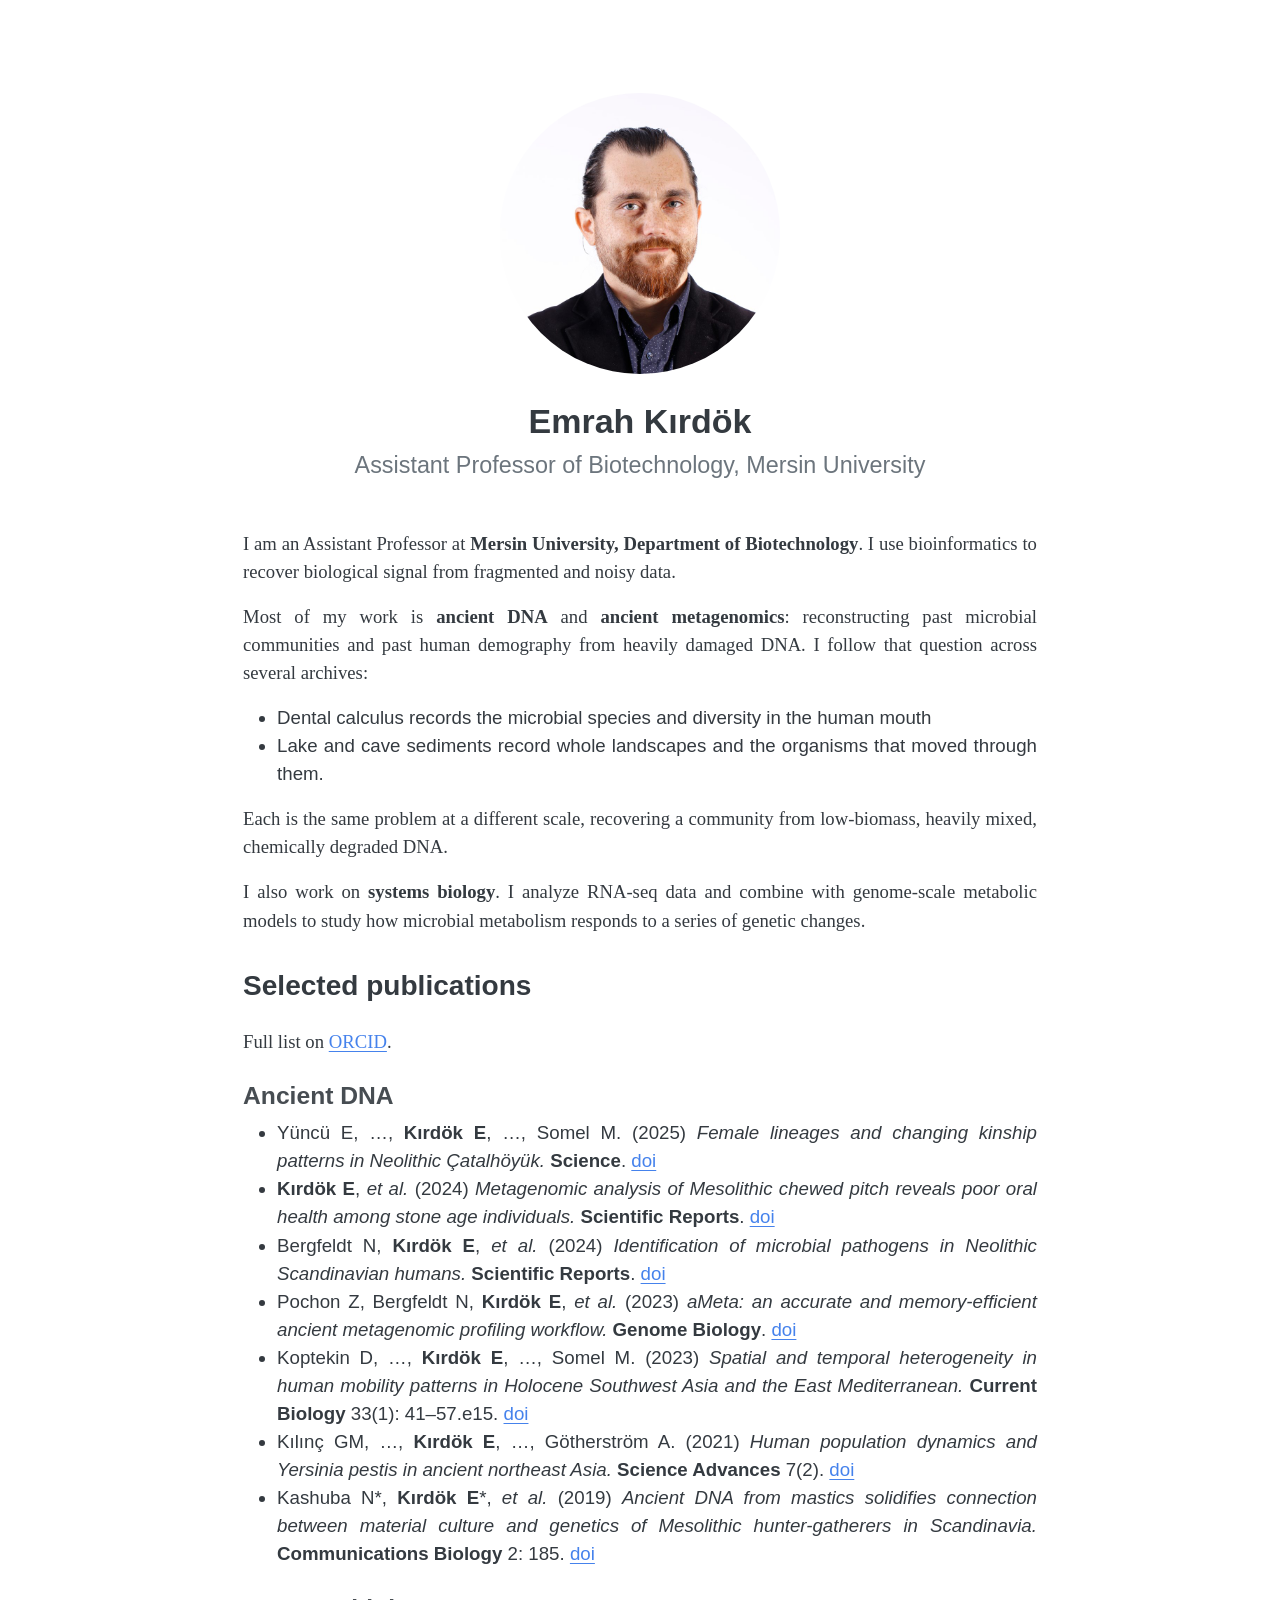
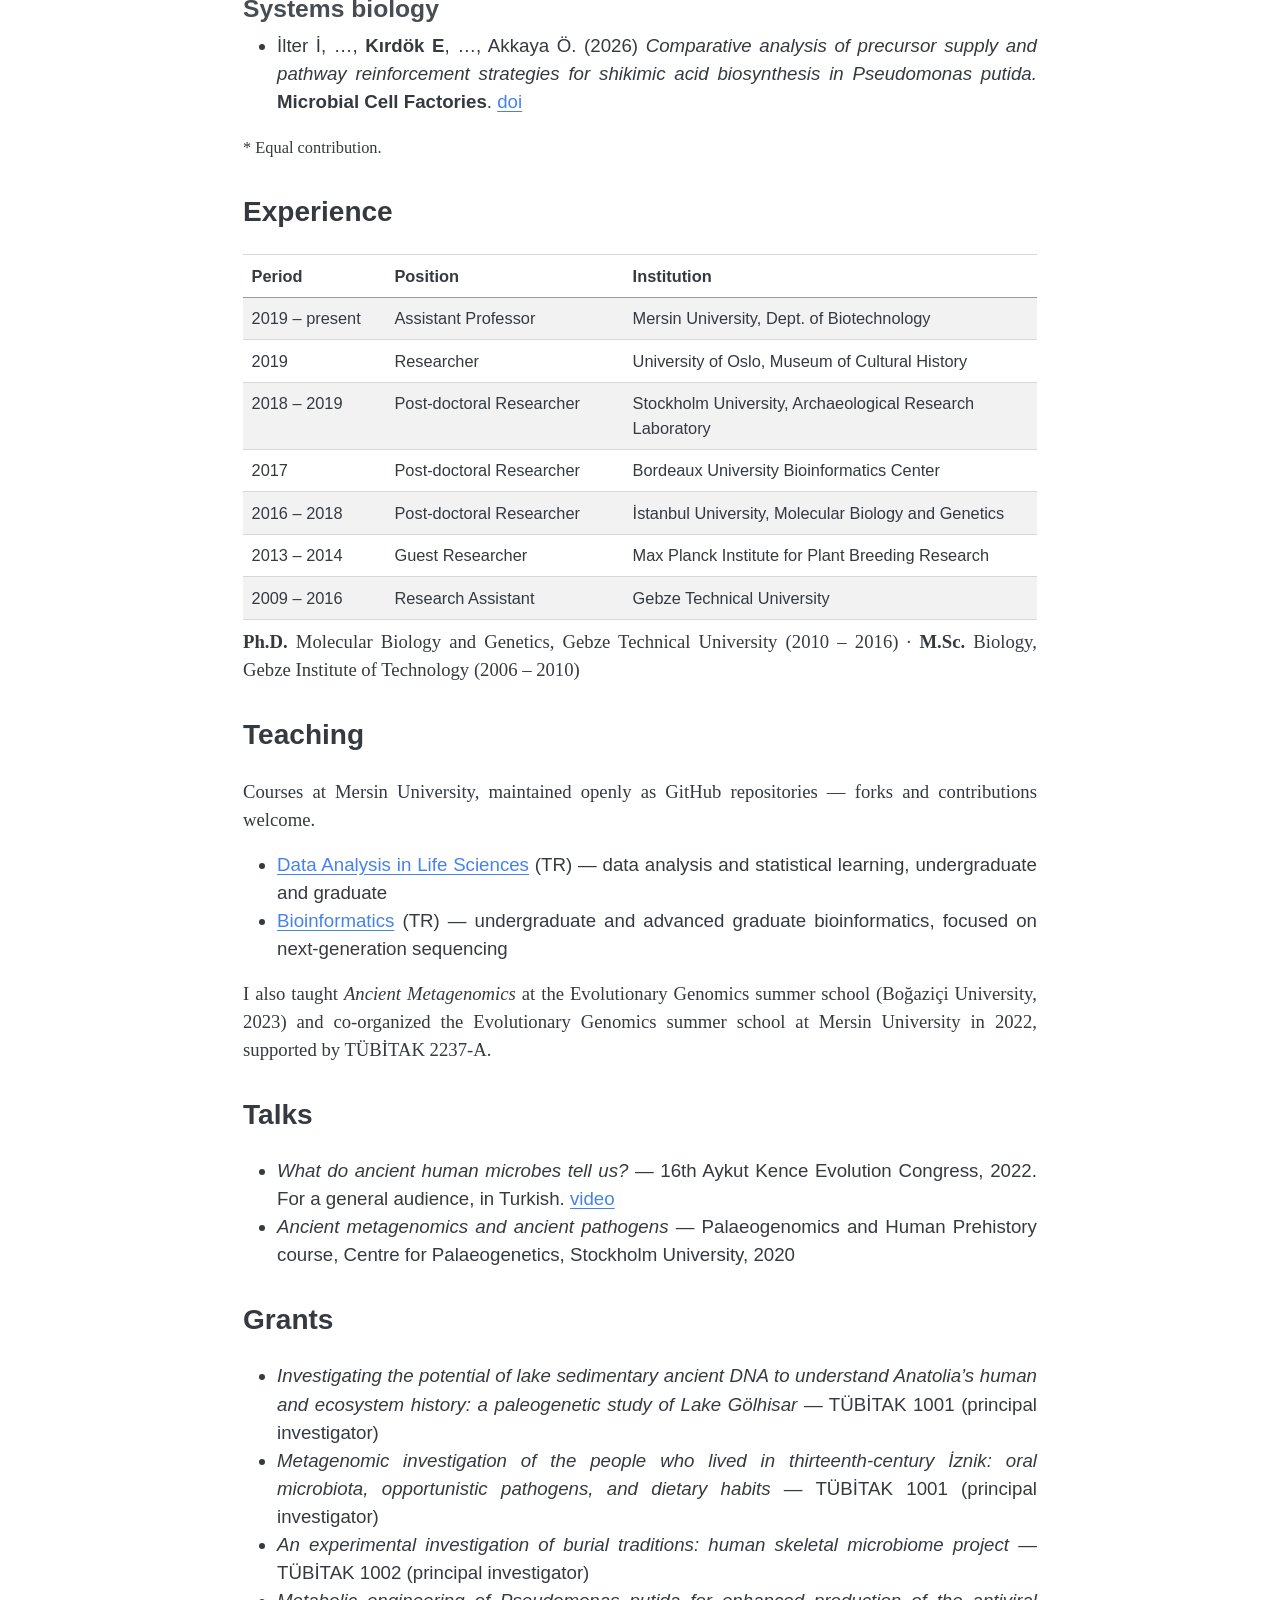
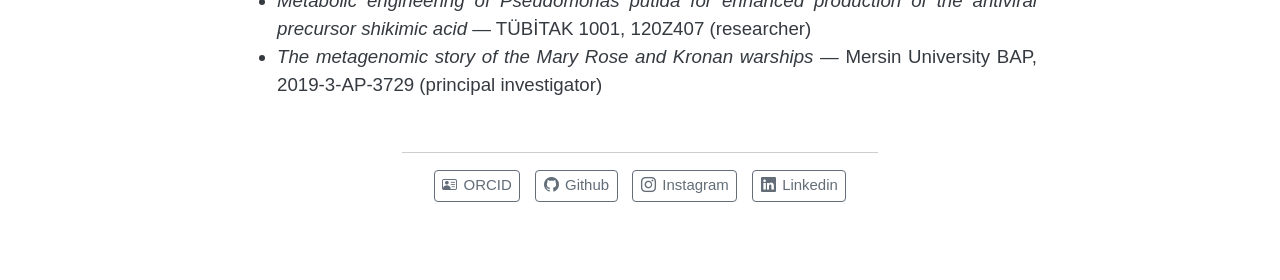
<file: index.html>
<!DOCTYPE html>
<html xmlns="http://www.w3.org/1999/xhtml" lang="en" xml:lang="en"><head>

<meta charset="utf-8">
<meta name="generator" content="quarto-1.10.19">

<meta name="viewport" content="width=device-width, initial-scale=1.0, user-scalable=yes">


<title>Emrah Kırdök</title>
<style>
/* Default styles provided by pandoc.
** See https://pandoc.org/MANUAL.html#variables-for-html for config info.
*/
span.smallcaps{font-variant: small-caps;}
div.columns{display: flex; gap: 1.5em;}
div.column{flex: auto;}
@media screen {
div.columns{gap: min(4vw, 1.5em);}
div.column{overflow-x: auto;}
}
div.hanging-indent{margin-left: 1.5em; text-indent: -1.5em;}
ul.task-list{list-style: none;}
ul.task-list li input[type="checkbox"] {
  width: 0.8em;
  margin: 0 0.8em 0.2em -1em; /* quarto-specific, see https://github.com/quarto-dev/quarto-cli/issues/4556 */ 
  vertical-align: middle;
}
</style>


<script src="site_libs/quarto-nav/quarto-nav.js"></script>
<script src="site_libs/clipboard/clipboard.min.js"></script>
<script src="site_libs/quarto-search/autocomplete.umd.js"></script>
<script src="site_libs/quarto-search/fuse.min.js"></script>
<script src="site_libs/quarto-search/quarto-search.js"></script>
<meta name="quarto:offset" content="./">
<script src="site_libs/quarto-html/quarto.js" type="module"></script>
<script src="site_libs/quarto-html/tabsets/tabsets.js" type="module"></script>
<script src="site_libs/quarto-html/popper.min.js"></script>
<script src="site_libs/quarto-html/tippy.umd.min.js"></script>
<link href="site_libs/quarto-html/tippy.css" rel="stylesheet">
<link href="site_libs/quarto-html/quarto-syntax-highlighting-bf27225e3a48a9273f3daa8f8e829971.css" rel="stylesheet" id="quarto-text-highlighting-styles">
<script src="site_libs/bootstrap/bootstrap.min.js"></script>
<link href="site_libs/bootstrap/bootstrap-icons.css" rel="stylesheet">
<link href="site_libs/bootstrap/bootstrap-e7665caa279090f852dd3ba7f594f921.min.css" rel="stylesheet" append-hash="true" id="quarto-bootstrap" data-mode="light">
<script id="quarto-search-options" type="application/json">{
  "location": "sidebar",
  "copy-button": false,
  "collapse-after": 3,
  "panel-placement": "start",
  "type": "textbox",
  "limit": 50,
  "keyboard-shortcut": [
    "f",
    "/",
    "s"
  ],
  "show-item-context": false,
  "language": {
    "search-no-results-text": "No results",
    "search-matching-documents-text": "matching documents",
    "search-copy-link-title": "Copy link to search",
    "search-hide-matches-text": "Hide additional matches",
    "search-more-match-text": "more match in this document",
    "search-more-matches-text": "more matches in this document",
    "search-clear-button-title": "Clear",
    "search-text-placeholder": "",
    "search-detached-cancel-button-title": "Cancel",
    "search-submit-button-title": "Submit",
    "search-label": "Search"
  }
}</script>


<link rel="stylesheet" href="styles.css">
</head>

<body class="fullcontent quarto-light">

<div id="quarto-search-results"></div>
<!-- content -->
<div id="quarto-content" class="quarto-container page-columns page-rows-contents page-layout-article">
<!-- sidebar -->
<!-- margin-sidebar -->
    
<!-- main -->
<div class="quarto-about-jolla">
  <img src="profile.jpg" class="about-image
  round " style="height: 15em; width: 15em;">
 <header id="title-block-header" class="quarto-title-block default">
<div class="quarto-title">
<h1 class="title">Emrah Kırdök</h1>
<p class="subtitle lead">Assistant Professor of Biotechnology, Mersin University</p>
</div>
<div class="quarto-title-meta">
  </div>
</header><main class="content" id="quarto-document-content">
<p>I am an Assistant Professor at <strong>Mersin University, Department of Biotechnology</strong>. I use bioinformatics to recover biological signal from fragmented and noisy data.</p>
<p>Most of my work is <strong>ancient DNA</strong> and <strong>ancient metagenomics</strong>: reconstructing past microbial communities and past human demography from heavily damaged DNA. I follow that question across several archives:</p>
<ul>
<li>Dental calculus records the microbial species and diversity in the human mouth</li>
<li>Lake and cave sediments record whole landscapes and the organisms that moved through them.</li>
</ul>
<p>Each is the same problem at a different scale, recovering a community from low-biomass, heavily mixed, chemically degraded DNA.</p>
<p>I also work on <strong>systems biology</strong>. I analyze RNA-seq data and combine with genome-scale metabolic models to study how microbial metabolism responds to a series of genetic changes.</p>
<section id="selected-publications" class="level2">
<h2 data-anchor-id="selected-publications">Selected publications</h2>
<p>Full list on <a href="https://orcid.org/0000-0003-0500-1208">ORCID</a>.</p>
<section id="ancient-dna" class="level3">
<h3 data-anchor-id="ancient-dna">Ancient DNA</h3>
<ul>
<li>Yüncü E, …, <strong>Kırdök E</strong>, …, Somel M. (2025) <em>Female lineages and changing kinship patterns in Neolithic Çatalhöyük.</em> <strong>Science</strong>. <a href="https://doi.org/10.1126/science.adr2915">doi</a></li>
<li><strong>Kırdök E</strong>, <em>et al.</em> (2024) <em>Metagenomic analysis of Mesolithic chewed pitch reveals poor oral health among stone age individuals.</em> <strong>Scientific Reports</strong>. <a href="https://doi.org/10.1038/s41598-023-48762-6">doi</a></li>
<li>Bergfeldt N, <strong>Kırdök E</strong>, <em>et al.</em> (2024) <em>Identification of microbial pathogens in Neolithic Scandinavian humans.</em> <strong>Scientific Reports</strong>. <a href="https://doi.org/10.1038/s41598-024-56096-0">doi</a></li>
<li>Pochon Z, Bergfeldt N, <strong>Kırdök E</strong>, <em>et al.</em> (2023) <em>aMeta: an accurate and memory-efficient ancient metagenomic profiling workflow.</em> <strong>Genome Biology</strong>. <a href="https://doi.org/10.1186/s13059-023-03083-9">doi</a></li>
<li>Koptekin D, …, <strong>Kırdök E</strong>, …, Somel M. (2023) <em>Spatial and temporal heterogeneity in human mobility patterns in Holocene Southwest Asia and the East Mediterranean.</em> <strong>Current Biology</strong> 33(1): 41–57.e15. <a href="https://doi.org/10.1016/j.cub.2022.11.034">doi</a></li>
<li>Kılınç GM, …, <strong>Kırdök E</strong>, …, Götherström A. (2021) <em>Human population dynamics and Yersinia pestis in ancient northeast Asia.</em> <strong>Science Advances</strong> 7(2). <a href="https://doi.org/10.1126/sciadv.abc4587">doi</a></li>
<li>Kashuba N*, <strong>Kırdök E</strong>*, <em>et al.</em> (2019) <em>Ancient DNA from mastics solidifies connection between material culture and genetics of Mesolithic hunter-gatherers in Scandinavia.</em> <strong>Communications Biology</strong> 2: 185. <a href="https://doi.org/10.1038/s42003-019-0399-1">doi</a></li>
</ul>
</section>
<section id="systems-biology" class="level3">
<h3 data-anchor-id="systems-biology">Systems biology</h3>
<ul>
<li>İlter İ, …, <strong>Kırdök E</strong>, …, Akkaya Ö. (2026) <em>Comparative analysis of precursor supply and pathway reinforcement strategies for shikimic acid biosynthesis in Pseudomonas putida.</em> <strong>Microbial Cell Factories</strong>. <a href="https://doi.org/10.1186/s12934-026-03042-6">doi</a></li>
</ul>
<p><small>* Equal contribution.</small></p>
</section>
</section>
<section id="experience" class="level2">
<h2 data-anchor-id="experience">Experience</h2>
<table class="table-striped caption-top table">
<colgroup>
<col style="width: 18%">
<col style="width: 30%">
<col style="width: 52%">
</colgroup>
<thead>
<tr class="header">
<th>Period</th>
<th>Position</th>
<th>Institution</th>
</tr>
</thead>
<tbody>
<tr class="odd">
<td>2019 – present</td>
<td>Assistant Professor</td>
<td>Mersin University, Dept. of Biotechnology</td>
</tr>
<tr class="even">
<td>2019</td>
<td>Researcher</td>
<td>University of Oslo, Museum of Cultural History</td>
</tr>
<tr class="odd">
<td>2018 – 2019</td>
<td>Post-doctoral Researcher</td>
<td>Stockholm University, Archaeological Research Laboratory</td>
</tr>
<tr class="even">
<td>2017</td>
<td>Post-doctoral Researcher</td>
<td>Bordeaux University Bioinformatics Center</td>
</tr>
<tr class="odd">
<td>2016 – 2018</td>
<td>Post-doctoral Researcher</td>
<td>İstanbul University, Molecular Biology and Genetics</td>
</tr>
<tr class="even">
<td>2013 – 2014</td>
<td>Guest Researcher</td>
<td>Max Planck Institute for Plant Breeding Research</td>
</tr>
<tr class="odd">
<td>2009 – 2016</td>
<td>Research Assistant</td>
<td>Gebze Technical University</td>
</tr>
</tbody>
</table>
<p><strong>Ph.D.</strong> Molecular Biology and Genetics, Gebze Technical University (2010 – 2016) · <strong>M.Sc.</strong> Biology, Gebze Institute of Technology (2006 – 2010)</p>
</section>
<section id="teaching" class="level2">
<h2 data-anchor-id="teaching">Teaching</h2>
<p>Courses at Mersin University, maintained openly as GitHub repositories — forks and contributions welcome.</p>
<ul>
<li><a href="https://emrahkirdok.github.io/ybva/index.html">Data Analysis in Life Sciences</a> (TR) — data analysis and statistical learning, undergraduate and graduate</li>
<li><a href="https://emrahkirdok.github.io/biyoinformatik/index.html">Bioinformatics</a> (TR) — undergraduate and advanced graduate bioinformatics, focused on next-generation sequencing</li>
</ul>
<p>I also taught <em>Ancient Metagenomics</em> at the Evolutionary Genomics summer school (Boğaziçi University, 2023) and co-organized the Evolutionary Genomics summer school at Mersin University in 2022, supported by TÜBİTAK 2237-A.</p>
</section>
<section id="talks" class="level2">
<h2 data-anchor-id="talks">Talks</h2>
<ul>
<li><em>What do ancient human microbes tell us?</em> — 16th Aykut Kence Evolution Congress, 2022. For a general audience, in Turkish. <a href="https://www.youtube.com/watch?v=H6qnviJhYcM">video</a></li>
<li><em>Ancient metagenomics and ancient pathogens</em> — Palaeogenomics and Human Prehistory course, Centre for Palaeogenetics, Stockholm University, 2020</li>
</ul>
</section>
<section id="grants" class="level2">
<h2 data-anchor-id="grants">Grants</h2>
<ul>
<li><em>Investigating the potential of lake sedimentary ancient DNA to understand Anatolia’s human and ecosystem history: a paleogenetic study of Lake Gölhisar</em> — TÜBİTAK 1001 (principal investigator)</li>
<li><em>Metagenomic investigation of the people who lived in thirteenth-century İznik: oral microbiota, opportunistic pathogens, and dietary habits</em> — TÜBİTAK 1001 (principal investigator)</li>
<li><em>An experimental investigation of burial traditions: human skeletal microbiome project</em> — TÜBİTAK 1002 (principal investigator)</li>
<li><em>Metabolic engineering of Pseudomonas putida for enhanced production of the antiviral precursor shikimic acid</em> — TÜBİTAK 1001, 120Z407 (researcher)</li>
<li><em>The metagenomic story of the Mary Rose and Kronan warships</em> — Mersin University BAP, 2019-3-AP-3729 (principal investigator)</li>
</ul>


</section>
</main> 
  <hr class="about-sep">
   <div class="about-links">
  <a href="https://orcid.org/0000-0003-0500-1208" class="about-link" rel="" target="">
    <i class="bi bi-person-vcard"></i>
     <span class="about-link-text">ORCID</span>
  </a>
  <a href="https://github.com/emrahkirdok" class="about-link" rel="" target="">
    <i class="bi bi-github"></i>
     <span class="about-link-text">Github</span>
  </a>
  <a href="https://instagram.com/emrahkirdok" class="about-link" rel="" target="">
    <i class="bi bi-instagram"></i>
     <span class="about-link-text">Instagram</span>
  </a>
  <a href="https://www.linkedin.com/in/emrah-kirdok/" class="about-link" rel="" target="">
    <i class="bi bi-linkedin"></i>
     <span class="about-link-text">Linkedin</span>
  </a>
</div>
</div>
 <!-- /main -->
<script id="quarto-html-after-body" type="application/javascript">
  window.document.addEventListener("DOMContentLoaded", function (event) {
    const isCodeAnnotation = (el) => {
      for (const clz of el.classList) {
        if (clz.startsWith('code-annotation-')) {                     
          return true;
        }
      }
      return false;
    }
    const onCopySuccess = function(e) {
      // button target
      const button = e.trigger;
      // don't keep focus
      button.blur();
      // flash "checked"
      button.classList.add('code-copy-button-checked');
      var currentTitle = button.getAttribute("title");
      button.setAttribute("title", "Copied!");
      let tooltip;
      if (window.bootstrap) {
        button.setAttribute("data-bs-toggle", "tooltip");
        button.setAttribute("data-bs-placement", "left");
        button.setAttribute("data-bs-title", "Copied!");
        tooltip = new bootstrap.Tooltip(button, 
          { trigger: "manual", 
            customClass: "code-copy-button-tooltip",
            offset: [0, -8]});
        tooltip.show();    
      }
      setTimeout(function() {
        if (tooltip) {
          tooltip.hide();
          button.removeAttribute("data-bs-title");
          button.removeAttribute("data-bs-toggle");
          button.removeAttribute("data-bs-placement");
        }
        button.setAttribute("title", currentTitle);
        button.classList.remove('code-copy-button-checked');
      }, 1000);
      // clear code selection
      e.clearSelection();
    }
    const getTextToCopy = function(trigger) {
      const outerScaffold = trigger.parentElement.cloneNode(true);
      const codeEl = outerScaffold.querySelector('code');
      for (const childEl of codeEl.children) {
        if (isCodeAnnotation(childEl)) {
          childEl.remove();
        }
      }
      return codeEl.innerText;
    }
    const clipboard = new window.ClipboardJS('.code-copy-button:not([data-in-quarto-modal])', {
      text: getTextToCopy
    });
    clipboard.on('success', onCopySuccess);
    if (window.document.getElementById('quarto-embedded-source-code-modal')) {
      const clipboardModal = new window.ClipboardJS('.code-copy-button[data-in-quarto-modal]', {
        text: getTextToCopy,
        container: window.document.getElementById('quarto-embedded-source-code-modal')
      });
      clipboardModal.on('success', onCopySuccess);
    }
      var localhostRegex = new RegExp(/^(?:http|https):\/\/localhost\:?[0-9]*\//);
      var mailtoRegex = new RegExp(/^mailto:/);
        var filterRegex = new RegExp("https:\/\/emrahkirdok\.github\.io\/");
      var isInternal = (href) => {
          return filterRegex.test(href) || localhostRegex.test(href) || mailtoRegex.test(href);
      }
      // Inspect non-navigation links and adorn them if external
     var links = window.document.querySelectorAll('a[href]:not(.nav-link):not(.navbar-brand):not(.toc-action):not(.sidebar-link):not(.sidebar-item-toggle):not(.pagination-link):not(.no-external):not([aria-hidden]):not(.dropdown-item):not(.quarto-navigation-tool):not(.about-link)');
      for (var i=0; i<links.length; i++) {
        const link = links[i];
        if (!isInternal(link.href)) {
          // undo the damage that might have been done by quarto-nav.js in the case of
          // links that we want to consider external
          if (link.dataset.originalHref !== undefined) {
            link.href = link.dataset.originalHref;
          }
        }
      }
    function tippyHover(el, contentFn, onTriggerFn, onUntriggerFn) {
      const config = {
        allowHTML: true,
        maxWidth: 500,
        delay: 100,
        arrow: false,
        appendTo: function(el) {
            return el.parentElement;
        },
        interactive: true,
        interactiveBorder: 10,
        theme: 'quarto',
        placement: 'bottom-start',
      };
      if (contentFn) {
        config.content = contentFn;
      }
      if (onTriggerFn) {
        config.onTrigger = onTriggerFn;
      }
      if (onUntriggerFn) {
        config.onUntrigger = onUntriggerFn;
      }
      window.tippy(el, config); 
    }
    const noterefs = window.document.querySelectorAll('a[role="doc-noteref"]');
    for (var i=0; i<noterefs.length; i++) {
      const ref = noterefs[i];
      tippyHover(ref, function() {
        // use id or data attribute instead here
        let href = ref.getAttribute('data-footnote-href') || ref.getAttribute('href');
        try { href = new URL(href).hash; } catch {}
        const id = href.replace(/^#\/?/, "");
        const note = window.document.getElementById(id);
        if (note) {
          return note.innerHTML;
        } else {
          return "";
        }
      });
    }
    const xrefs = window.document.querySelectorAll('a.quarto-xref');
    const processXRef = (id, note) => {
      // Strip column container classes
      const stripColumnClz = (el) => {
        el.classList.remove("page-full", "page-columns");
        if (el.children) {
          for (const child of el.children) {
            stripColumnClz(child);
          }
        }
      }
      stripColumnClz(note)
      if (id === null || id.startsWith('sec-')) {
        // Special case sections, only their first couple elements
        const container = document.createElement("div");
        if (note.children && note.children.length > 2) {
          container.appendChild(note.children[0].cloneNode(true));
          for (let i = 1; i < note.children.length; i++) {
            const child = note.children[i];
            if (child.tagName === "P" && child.innerText === "") {
              continue;
            } else {
              container.appendChild(child.cloneNode(true));
              break;
            }
          }
          if (window.Quarto?.typesetMath) {
            window.Quarto.typesetMath(container);
          }
          return container.innerHTML
        } else {
          if (window.Quarto?.typesetMath) {
            window.Quarto.typesetMath(note);
          }
          return note.innerHTML;
        }
      } else {
        // Remove any anchor links if they are present
        const anchorLink = note.querySelector('a.anchorjs-link');
        if (anchorLink) {
          anchorLink.remove();
        }
        if (window.Quarto?.typesetMath) {
          window.Quarto.typesetMath(note);
        }
        if (note.classList.contains("callout")) {
          return note.outerHTML;
        } else {
          return note.innerHTML;
        }
      }
    }
    for (var i=0; i<xrefs.length; i++) {
      const xref = xrefs[i];
      tippyHover(xref, undefined, function(instance) {
        instance.disable();
        let url = xref.getAttribute('href');
        let hash = undefined; 
        if (url.startsWith('#')) {
          hash = url;
        } else {
          try { hash = new URL(url).hash; } catch {}
        }
        if (hash) {
          const id = hash.replace(/^#\/?/, "");
          const note = window.document.getElementById(id);
          if (note !== null) {
            try {
              const html = processXRef(id, note.cloneNode(true));
              instance.setContent(html);
            } finally {
              instance.enable();
              instance.show();
            }
          } else {
            // See if we can fetch this
            fetch(url.split('#')[0])
            .then(res => res.text())
            .then(html => {
              const parser = new DOMParser();
              const htmlDoc = parser.parseFromString(html, "text/html");
              const note = htmlDoc.getElementById(id);
              if (note !== null) {
                const html = processXRef(id, note);
                instance.setContent(html);
              } 
            }).finally(() => {
              instance.enable();
              instance.show();
            });
          }
        } else {
          // See if we can fetch a full url (with no hash to target)
          // This is a special case and we should probably do some content thinning / targeting
          fetch(url)
          .then(res => res.text())
          .then(html => {
            const parser = new DOMParser();
            const htmlDoc = parser.parseFromString(html, "text/html");
            const note = htmlDoc.querySelector('main.content');
            if (note !== null) {
              // This should only happen for chapter cross references
              // (since there is no id in the URL)
              // remove the first header
              if (note.children.length > 0 && note.children[0].tagName === "HEADER") {
                note.children[0].remove();
              }
              const html = processXRef(null, note);
              instance.setContent(html);
            } 
          }).finally(() => {
            instance.enable();
            instance.show();
          });
        }
      }, function(instance) {
      });
    }
        let selectedAnnoteEl;
        const selectorForAnnotation = ( cell, annotation) => {
          let cellAttr = 'data-code-cell="' + cell + '"';
          let lineAttr = 'data-code-annotation="' +  annotation + '"';
          const selector = 'span[' + cellAttr + '][' + lineAttr + ']';
          return selector;
        }
        const selectCodeLines = (annoteEl) => {
          const doc = window.document;
          const targetCell = annoteEl.getAttribute("data-target-cell");
          const targetAnnotation = annoteEl.getAttribute("data-target-annotation");
          const annoteSpan = window.document.querySelector(selectorForAnnotation(targetCell, targetAnnotation));
          const lines = annoteSpan.getAttribute("data-code-lines").split(",");
          const lineIds = lines.map((line) => {
            return targetCell + "-" + line;
          })
          let top = null;
          let height = null;
          let parent = null;
          if (lineIds.length > 0) {
              //compute the position of the single el (top and bottom and make a div)
              const el = window.document.getElementById(lineIds[0]);
              top = el.offsetTop;
              height = el.offsetHeight;
              parent = el.parentElement.parentElement;
            if (lineIds.length > 1) {
              const lastEl = window.document.getElementById(lineIds[lineIds.length - 1]);
              const bottom = lastEl.offsetTop + lastEl.offsetHeight;
              height = bottom - top;
            }
            if (top !== null && height !== null && parent !== null) {
              // cook up a div (if necessary) and position it 
              let div = window.document.getElementById("code-annotation-line-highlight");
              if (div === null) {
                div = window.document.createElement("div");
                div.setAttribute("id", "code-annotation-line-highlight");
                div.style.position = 'absolute';
                parent.appendChild(div);
              }
              div.style.top = top - 2 + "px";
              div.style.height = height + 4 + "px";
              div.style.left = 0;
              let gutterDiv = window.document.getElementById("code-annotation-line-highlight-gutter");
              if (gutterDiv === null) {
                gutterDiv = window.document.createElement("div");
                gutterDiv.setAttribute("id", "code-annotation-line-highlight-gutter");
                gutterDiv.style.position = 'absolute';
                const codeCell = window.document.getElementById(targetCell);
                const gutter = codeCell.querySelector('.code-annotation-gutter');
                gutter.appendChild(gutterDiv);
              }
              gutterDiv.style.top = top - 2 + "px";
              gutterDiv.style.height = height + 4 + "px";
            }
            selectedAnnoteEl = annoteEl;
          }
        };
        const unselectCodeLines = () => {
          const elementsIds = ["code-annotation-line-highlight", "code-annotation-line-highlight-gutter"];
          elementsIds.forEach((elId) => {
            const div = window.document.getElementById(elId);
            if (div) {
              div.remove();
            }
          });
          selectedAnnoteEl = undefined;
        };
          // Handle positioning of the toggle
      window.addEventListener(
        "resize",
        throttle(() => {
          elRect = undefined;
          if (selectedAnnoteEl) {
            selectCodeLines(selectedAnnoteEl);
          }
        }, 10)
      );
      function throttle(fn, ms) {
      let throttle = false;
      let timer;
        return (...args) => {
          if(!throttle) { // first call gets through
              fn.apply(this, args);
              throttle = true;
          } else { // all the others get throttled
              if(timer) clearTimeout(timer); // cancel #2
              timer = setTimeout(() => {
                fn.apply(this, args);
                timer = throttle = false;
              }, ms);
          }
        };
      }
        // Attach click handler to the DT
        const annoteDls = window.document.querySelectorAll('dt[data-target-cell]');
        for (const annoteDlNode of annoteDls) {
          annoteDlNode.addEventListener('click', (event) => {
            const clickedEl = event.target;
            if (clickedEl !== selectedAnnoteEl) {
              unselectCodeLines();
              const activeEl = window.document.querySelector('dt[data-target-cell].code-annotation-active');
              if (activeEl) {
                activeEl.classList.remove('code-annotation-active');
              }
              selectCodeLines(clickedEl);
              clickedEl.classList.add('code-annotation-active');
            } else {
              // Unselect the line
              unselectCodeLines();
              clickedEl.classList.remove('code-annotation-active');
            }
          });
        }
    const findCites = (el) => {
      const parentEl = el.parentElement;
      if (parentEl) {
        const cites = parentEl.dataset.cites;
        if (cites) {
          return {
            el,
            cites: cites.split(' ')
          };
        } else {
          return findCites(el.parentElement)
        }
      } else {
        return undefined;
      }
    };
    var bibliorefs = window.document.querySelectorAll('a[role="doc-biblioref"]');
    for (var i=0; i<bibliorefs.length; i++) {
      const ref = bibliorefs[i];
      const citeInfo = findCites(ref);
      if (citeInfo) {
        tippyHover(citeInfo.el, function() {
          var popup = window.document.createElement('div');
          citeInfo.cites.forEach(function(cite) {
            var citeDiv = window.document.createElement('div');
            citeDiv.classList.add('hanging-indent');
            citeDiv.classList.add('csl-entry');
            var biblioDiv = window.document.getElementById('ref-' + cite);
            if (biblioDiv) {
              citeDiv.innerHTML = biblioDiv.innerHTML;
            }
            popup.appendChild(citeDiv);
          });
          return popup.innerHTML;
        });
      }
    }
  });
  </script>
</div> <!-- /content -->




</body></html>
</file>
<file: site_libs/quarto-html/tippy.css>
.tippy-box[data-animation=fade][data-state=hidden]{opacity:0}[data-tippy-root]{max-width:calc(100vw - 10px)}.tippy-box{position:relative;background-color:#333;color:#fff;border-radius:4px;font-size:14px;line-height:1.4;white-space:normal;outline:0;transition-property:transform,visibility,opacity}.tippy-box[data-placement^=top]>.tippy-arrow{bottom:0}.tippy-box[data-placement^=top]>.tippy-arrow:before{bottom:-7px;left:0;border-width:8px 8px 0;border-top-color:initial;transform-origin:center top}.tippy-box[data-placement^=bottom]>.tippy-arrow{top:0}.tippy-box[data-placement^=bottom]>.tippy-arrow:before{top:-7px;left:0;border-width:0 8px 8px;border-bottom-color:initial;transform-origin:center bottom}.tippy-box[data-placement^=left]>.tippy-arrow{right:0}.tippy-box[data-placement^=left]>.tippy-arrow:before{border-width:8px 0 8px 8px;border-left-color:initial;right:-7px;transform-origin:center left}.tippy-box[data-placement^=right]>.tippy-arrow{left:0}.tippy-box[data-placement^=right]>.tippy-arrow:before{left:-7px;border-width:8px 8px 8px 0;border-right-color:initial;transform-origin:center right}.tippy-box[data-inertia][data-state=visible]{transition-timing-function:cubic-bezier(.54,1.5,.38,1.11)}.tippy-arrow{width:16px;height:16px;color:#333}.tippy-arrow:before{content:"";position:absolute;border-color:transparent;border-style:solid}.tippy-content{position:relative;padding:5px 9px;z-index:1}
</file>
<file: site_libs/quarto-html/quarto-syntax-highlighting-bf27225e3a48a9273f3daa8f8e829971.css>
/* quarto syntax highlight colors */
:root {
  --quarto-hl-ot-color: #003B4F;
  --quarto-hl-at-color: #657422;
  --quarto-hl-ss-color: #20794D;
  --quarto-hl-an-color: #5E5E5E;
  --quarto-hl-fu-color: #4758AB;
  --quarto-hl-st-color: #20794D;
  --quarto-hl-cf-color: #003B4F;
  --quarto-hl-op-color: #5E5E5E;
  --quarto-hl-er-color: #AD0000;
  --quarto-hl-bn-color: #AD0000;
  --quarto-hl-al-color: #AD0000;
  --quarto-hl-va-color: #111111;
  --quarto-hl-bu-color: inherit;
  --quarto-hl-ex-color: inherit;
  --quarto-hl-pp-color: #AD0000;
  --quarto-hl-in-color: #5E5E5E;
  --quarto-hl-vs-color: #20794D;
  --quarto-hl-wa-color: #5E5E5E;
  --quarto-hl-do-color: #5E5E5E;
  --quarto-hl-im-color: #00769E;
  --quarto-hl-ch-color: #20794D;
  --quarto-hl-dt-color: #AD0000;
  --quarto-hl-fl-color: #AD0000;
  --quarto-hl-co-color: #5E5E5E;
  --quarto-hl-cv-color: #5E5E5E;
  --quarto-hl-cn-color: #8f5902;
  --quarto-hl-sc-color: #5E5E5E;
  --quarto-hl-dv-color: #AD0000;
  --quarto-hl-kw-color: #003B4F;
}

/* other quarto variables */
:root {
  --quarto-font-monospace: SFMono-Regular, Menlo, Monaco, Consolas, "Liberation Mono", "Courier New", monospace;
}

/* syntax highlight based on Pandoc's rules */
pre > code.sourceCode > span {
  color: #003B4F;
}

code.sourceCode > span {
  color: #003B4F;
}

div.sourceCode,
div.sourceCode pre.sourceCode {
  color: #003B4F;
}

/* Normal */
code span {
  color: #003B4F;
}

/* Alert */
code span.al {
  color: #AD0000;
  font-style: inherit;
}

/* Annotation */
code span.an {
  color: #5E5E5E;
  font-style: inherit;
}

/* Attribute */
code span.at {
  color: #657422;
  font-style: inherit;
}

/* BaseN */
code span.bn {
  color: #AD0000;
  font-style: inherit;
}

/* BuiltIn */
code span.bu {
  font-style: inherit;
}

/* ControlFlow */
code span.cf {
  color: #003B4F;
  font-weight: bold;
  font-style: inherit;
}

/* Char */
code span.ch {
  color: #20794D;
  font-style: inherit;
}

/* Constant */
code span.cn {
  color: #8f5902;
  font-style: inherit;
}

/* Comment */
code span.co {
  color: #5E5E5E;
  font-style: inherit;
}

/* CommentVar */
code span.cv {
  color: #5E5E5E;
  font-style: italic;
}

/* Documentation */
code span.do {
  color: #5E5E5E;
  font-style: italic;
}

/* DataType */
code span.dt {
  color: #AD0000;
  font-style: inherit;
}

/* DecVal */
code span.dv {
  color: #AD0000;
  font-style: inherit;
}

/* Error */
code span.er {
  color: #AD0000;
  font-style: inherit;
}

/* Extension */
code span.ex {
  font-style: inherit;
}

/* Float */
code span.fl {
  color: #AD0000;
  font-style: inherit;
}

/* Function */
code span.fu {
  color: #4758AB;
  font-style: inherit;
}

/* Import */
code span.im {
  color: #00769E;
  font-style: inherit;
}

/* Information */
code span.in {
  color: #5E5E5E;
  font-style: inherit;
}

/* Keyword */
code span.kw {
  color: #003B4F;
  font-weight: bold;
  font-style: inherit;
}

/* Operator */
code span.op {
  color: #5E5E5E;
  font-style: inherit;
}

/* Other */
code span.ot {
  color: #003B4F;
  font-style: inherit;
}

/* Preprocessor */
code span.pp {
  color: #AD0000;
  font-style: inherit;
}

/* SpecialChar */
code span.sc {
  color: #5E5E5E;
  font-style: inherit;
}

/* SpecialString */
code span.ss {
  color: #20794D;
  font-style: inherit;
}

/* String */
code span.st {
  color: #20794D;
  font-style: inherit;
}

/* Variable */
code span.va {
  color: #111111;
  font-style: inherit;
}

/* VerbatimString */
code span.vs {
  color: #20794D;
  font-style: inherit;
}

/* Warning */
code span.wa {
  color: #5E5E5E;
  font-style: italic;
}

.prevent-inlining {
  content: "</";
}

/*# sourceMappingURL=8be38f48d34c45af72792cbd699585e7.css.map */
</file>
<file: styles.css>
/* Styling now lives in custom.scss so it is compiled into the
   content-hashed theme bundle (cache-safe). */
</file>
